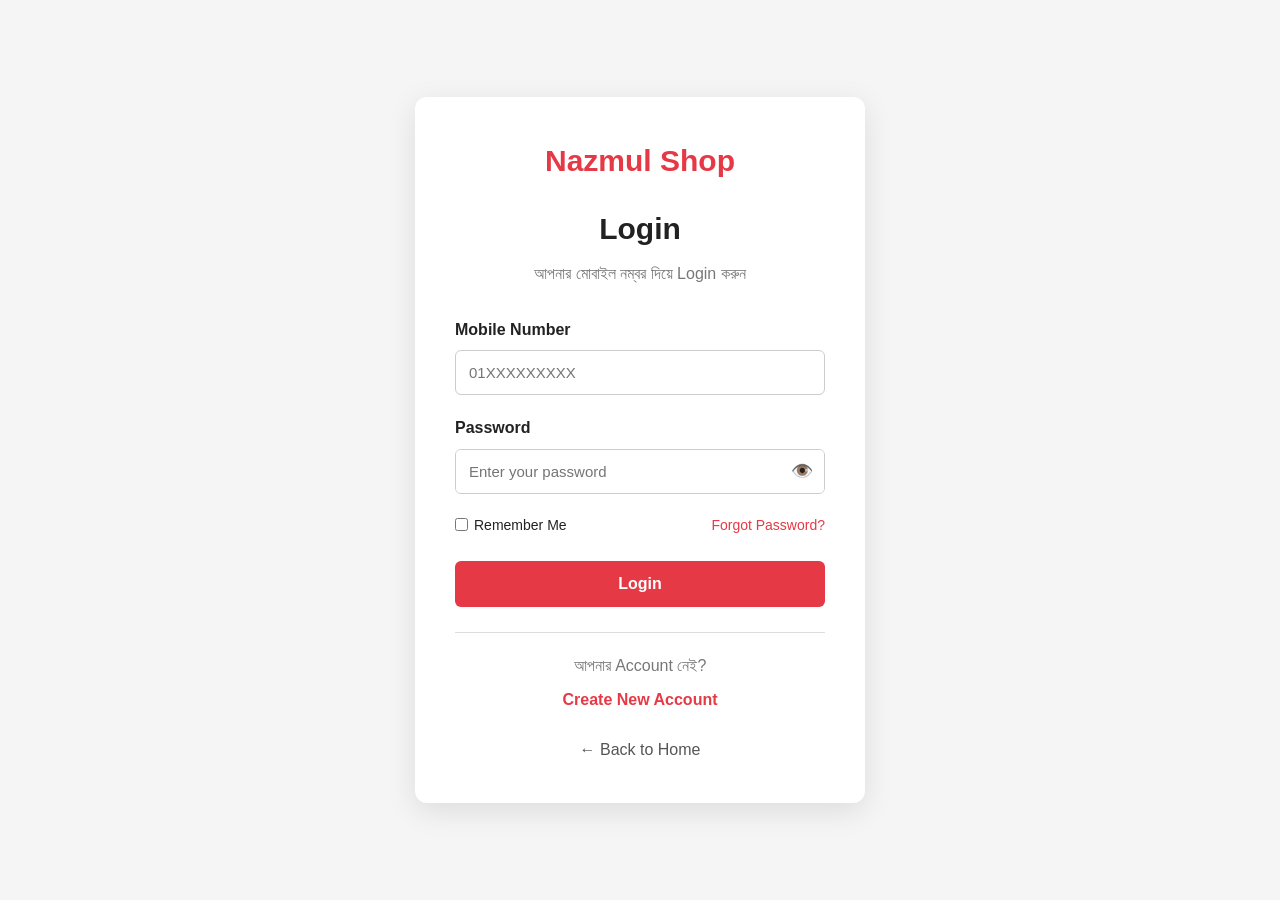
<file: account.html>
<!DOCTYPE html>
<html lang="bn">

<head>

    <meta charset="UTF-8">

    <meta name="viewport"
          content="width=device-width, initial-scale=1.0">

    <title>My Account - Nazmul Shop</title>

    <link rel="stylesheet" href="style.css">

</head>


<body>


    <!-- ================= HEADER ================= -->

    <header>

        <div class="main-header">

            <div class="logo">

                <a href="index.html">
                    Nazmul Shop
                </a>

            </div>


            <div class="header-actions">

                <a href="index.html"
                   class="header-item">

                    🏠 Home

                </a>


                <a href="cart.html"
                   class="header-item">

                    🛒 Cart

                    <span id="cartCount">
                        0
                    </span>

                </a>

            </div>

        </div>


        <nav class="navbar">

            <ul>

                <li>
                    <a href="index.html">
                        Home
                    </a>
                </li>

                <li>
                    <a href="index.html#products">
                        Products
                    </a>
                </li>

                <li>
                    <a href="cart.html">
                        Cart
                    </a>
                </li>

                <li>
                    <a href="account.html">
                        My Account
                    </a>
                </li>

            </ul>

        </nav>

    </header>



    <!-- ================= ACCOUNT PAGE ================= -->

    <main class="account-page">


        <div class="account-container">


            <h1>
                👤 My Account
            </h1>


            <p class="account-welcome">
                আপনার Account-এর তথ্য
            </p>



            <!-- ================= PROFILE ================= -->

            <section class="profile-card">

                <div class="profile-icon">
                    👤
                </div>


                <div class="profile-info">

                    <h2 id="accountName">
                        User Name
                    </h2>

                    <p id="accountMobile">
                        01XXXXXXXXX
                    </p>

                </div>

            </section>



            <!-- ================= ACCOUNT MENU ================= -->

            <section class="account-menu">


                <a href="#orders"
                   class="account-menu-item">

                    <span>
                        📦
                    </span>

                    <div>

                        <strong>
                            My Orders
                        </strong>

                        <p>
                            আপনার অর্ডারগুলো দেখুন
                        </p>

                    </div>

                </a>


                <a href="#profile"
                   class="account-menu-item">

                    <span>
                        👤
                    </span>

                    <div>

                        <strong>
                            Profile Information
                        </strong>

                        <p>
                            আপনার Account তথ্য
                        </p>

                    </div>

                </a>


            </section>



            <!-- ================= ORDERS ================= -->

            <section
                class="orders-section"
                id="orders">


                <h2>
                    📦 My Orders
                </h2>


                <div id="ordersList">

                    <p class="no-orders">
                        এখনো কোনো Order নেই।
                    </p>

                </div>


            </section>



            <!-- ================= LOGOUT ================= -->

            <button
                id="logoutBtn"
                class="logout-btn">

                🚪 Logout

            </button>



            <!-- BACK HOME -->

            <a
                href="index.html"
                class="back-home">

                ← Back to Home

            </a>


        </div>

    </main>



    <!-- ================= FOOTER ================= -->

    <footer>

        <div class="footer-container">


            <div class="footer-column">

                <h3>
                    Nazmul Shop
                </h3>

                <p>
                    Your trusted online shopping
                    destination.
                </p>

            </div>


            <div class="footer-column">

                <h3>
                    Quick Links
                </h3>

                <a href="index.html">
                    Home
                </a>

                <a href="cart.html">
                    Cart
                </a>

                <a href="login.html">
                    Login
                </a>

            </div>


            <div class="footer-column">

                <h3>
                    Customer Service
                </h3>

                <a href="#">
                    Help Center
                </a>

                <a href="#">
                    Return Policy
                </a>

            </div>


            <div class="footer-column">

                <h3>
                    Contact Us
                </h3>

                <p>
                    📞 01XXXXXXXXX
                </p>

                <p>
                    📍 Bangladesh
                </p>

            </div>

        </div>


        <div class="copyright">

            <p>
                © 2026 Nazmul Shop.
                All Rights Reserved.
            </p>

        </div>

    </footer>



    <!-- Account JavaScript -->

    <script src="account.js"></script>

</body>

</html>
</file>
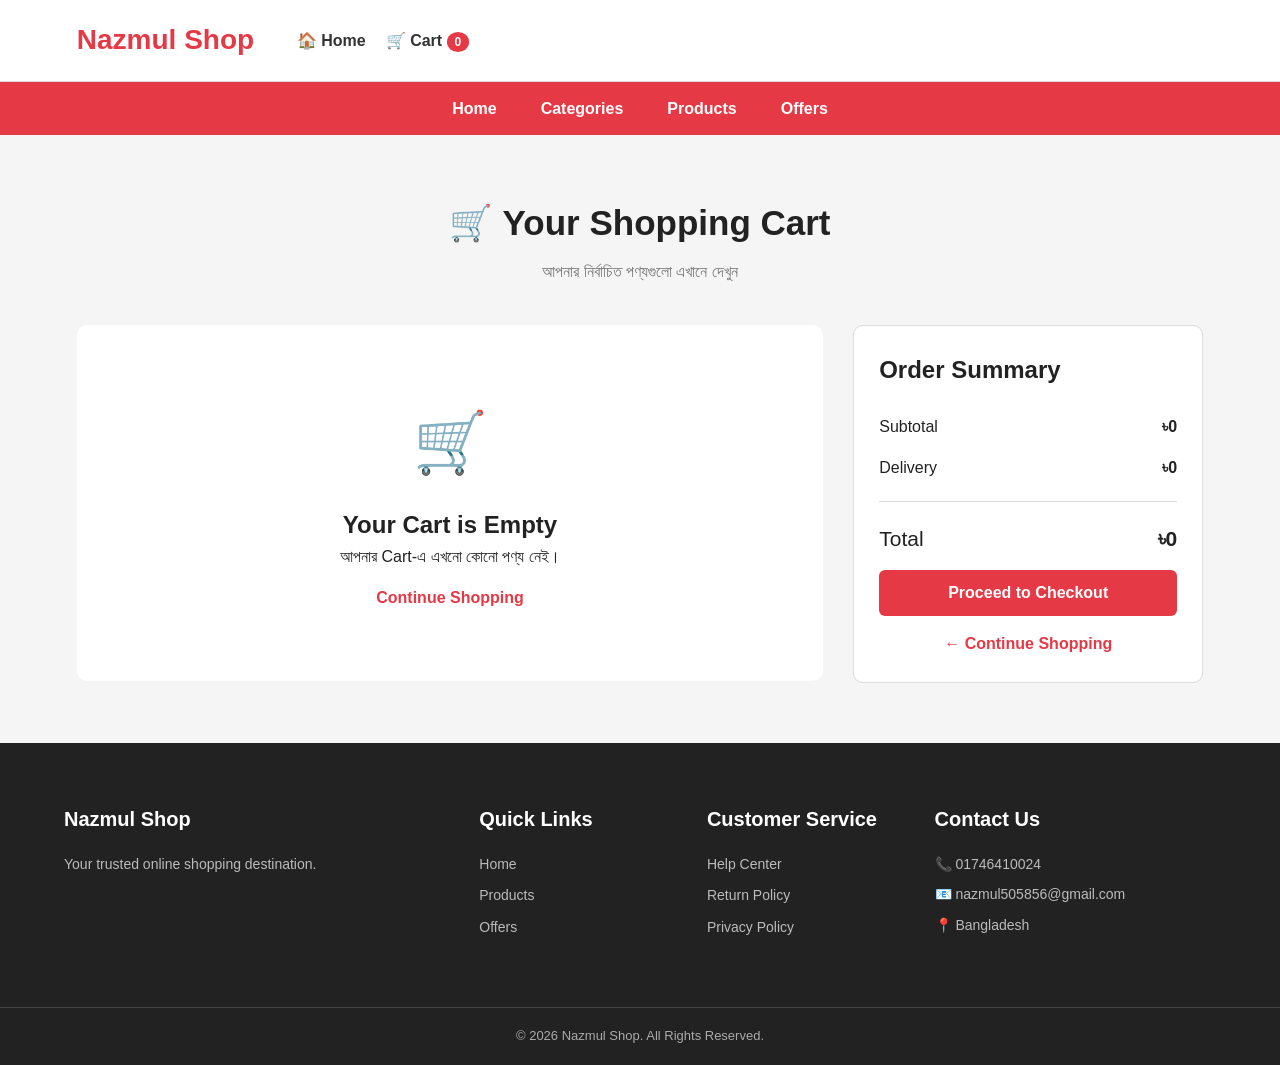
<file: cart.html>
<!DOCTYPE html>
<html lang="bn">

<head>

    <meta charset="UTF-8">

    <meta name="viewport"
          content="width=device-width, initial-scale=1.0">

    <title>Shopping Cart - Nazmul Shop</title>

    <link rel="stylesheet" href="style.css">

</head>


<body>


    <!-- ================= HEADER ================= -->

    <header>

        <div class="main-header">

            <div class="logo">

                <a href="index.html">
                    Nazmul Shop
                </a>

            </div>


            <div class="header-actions">

                <a href="index.html"
                   class="header-item">

                    🏠 Home

                </a>

                <a href="cart.html"
                   class="header-item">

                    🛒 Cart

                    <span id="cartCount">
                        0
                    </span>

                </a>

            </div>

        </div>


        <nav class="navbar">

            <ul>

                <li>
                    <a href="index.html">
                        Home
                    </a>
                </li>

                <li>
                    <a href="index.html#categories">
                        Categories
                    </a>
                </li>

                <li>
                    <a href="index.html#products">
                        Products
                    </a>
                </li>

                <li>
                    <a href="index.html#offers">
                        Offers
                    </a>
                </li>

            </ul>

        </nav>

    </header>



    <!-- ================= CART PAGE ================= -->

    <main class="cart-page">

        <div class="cart-title">

            <h1>
                🛒 Your Shopping Cart
            </h1>

            <p>
                আপনার নির্বাচিত পণ্যগুলো এখানে দেখুন
            </p>

        </div>


        <div class="cart-layout">


            <!-- ================= CART ITEMS ================= -->

            <div class="cart-items-section">

                <div id="cartItems">

                    <!-- JavaScript এখানে products দেখাবে -->

                </div>


                <!-- Empty Cart -->

                <div id="emptyCart"
                     class="empty-cart">

                    <div class="empty-cart-icon">
                        🛒
                    </div>

                    <h2>
                        Your Cart is Empty
                    </h2>

                    <p>
                        আপনার Cart-এ এখনো কোনো পণ্য নেই।
                    </p>

                    <a href="index.html"
                       class="continue-shopping">

                        Continue Shopping

                    </a>

                </div>

            </div>



            <!-- ================= ORDER SUMMARY ================= -->

            <div class="cart-summary">

                <h2>
                    Order Summary
                </h2>


                <div class="summary-row">

                    <span>
                        Subtotal
                    </span>

                    <strong id="subtotal">
                        ৳0
                    </strong>

                </div>


                <div class="summary-row">

                    <span>
                        Delivery
                    </span>

                    <strong id="delivery">
                        ৳0
                    </strong>

                </div>


                <div class="summary-line"></div>


                <div class="summary-row total-row">

                    <span>
                        Total
                    </span>

                    <strong id="cartTotal">
                        ৳0
                    </strong>

                </div>


                <button
                    id="checkoutBtn"
                    class="checkout-btn">

                    Proceed to Checkout

                </button>


                <a href="index.html"
                   class="continue-shopping summary-shopping">

                    ← Continue Shopping

                </a>

            </div>

        </div>

    </main>



    <!-- ================= FOOTER ================= -->

    <footer>

        <div class="footer-container">


            <div class="footer-column">

                <h3>
                    Nazmul Shop
                </h3>

                <p>
                    Your trusted online shopping destination.
                </p>

            </div>


            <div class="footer-column">

                <h3>
                    Quick Links
                </h3>

                <a href="index.html">
                    Home
                </a>

                <a href="index.html#products">
                    Products
                </a>

                <a href="index.html#offers">
                    Offers
                </a>

            </div>


            <div class="footer-column">

                <h3>
                    Customer Service
                </h3>

                <a href="#">
                    Help Center
                </a>

                <a href="#">
                    Return Policy
                </a>

                <a href="#">
                    Privacy Policy
                </a>

            </div>


            <div class="footer-column">

                <h3>
                    Contact Us
                </h3>

                <p>
                    📞 01746410024
                </p>

                <p>
                    📧 nazmul505856@gmail.com
                </p>

                <p>
                    📍 Bangladesh
                </p>

            </div>

        </div>


        <div class="copyright">

            <p>
                © 2026 Nazmul Shop.
                All Rights Reserved.
            </p>

        </div>

    </footer>



    <!-- JavaScript -->

    <script src="cart.js"></script>

</body>

</html>
</file>
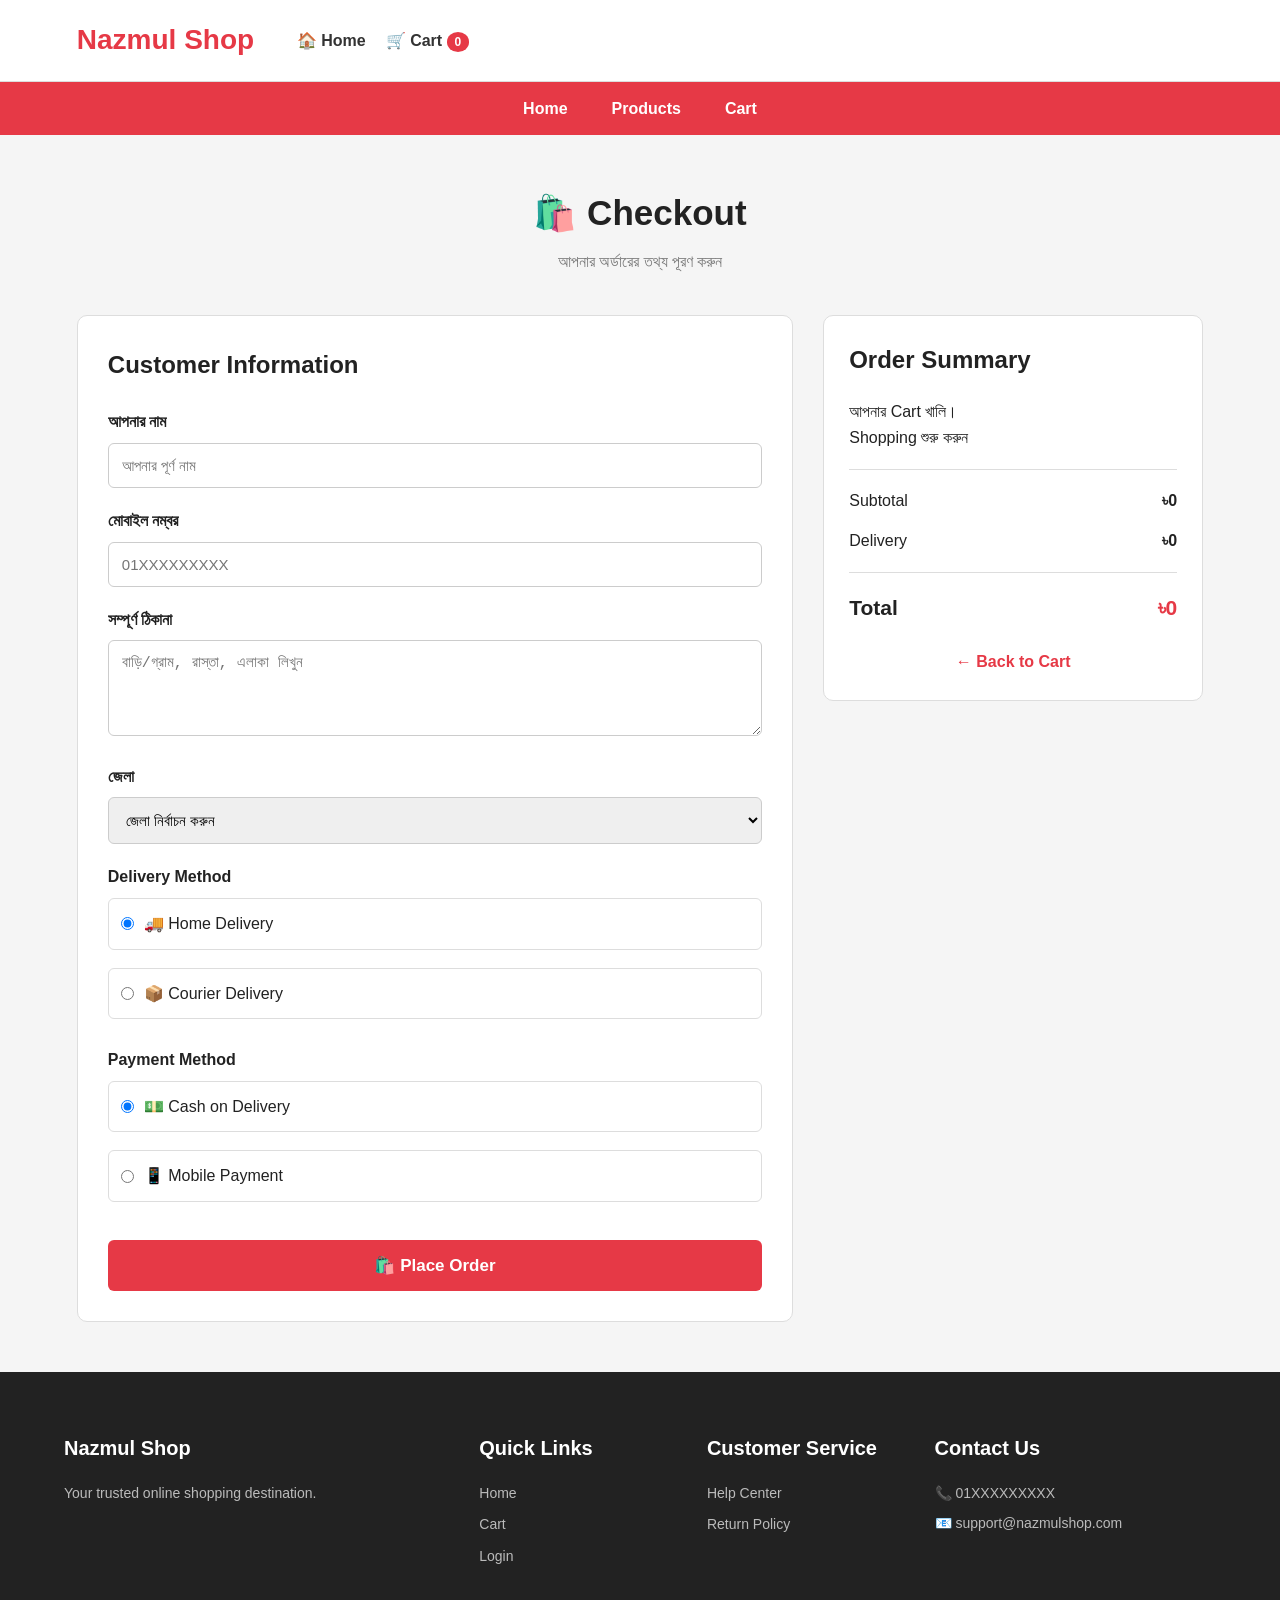
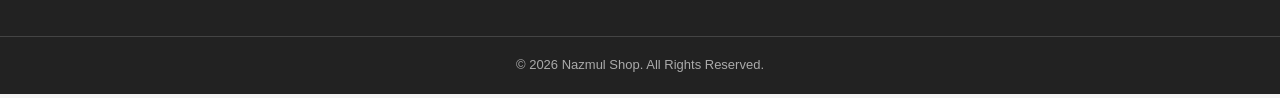
<file: checkout.html>
<!DOCTYPE html>
<html lang="bn">

<head>

    <meta charset="UTF-8">

    <meta name="viewport"
          content="width=device-width, initial-scale=1.0">

    <title>Checkout - Nazmul Shop</title>

    <link rel="stylesheet" href="style.css">

</head>


<body>


    <!-- ================= HEADER ================= -->

    <header>

        <div class="main-header">

            <div class="logo">

                <a href="index.html">
                    Nazmul Shop
                </a>

            </div>


            <div class="header-actions">

                <a href="index.html"
                   class="header-item">

                    🏠 Home

                </a>


                <a href="cart.html"
                   class="header-item">

                    🛒 Cart

                    <span id="cartCount">
                        0
                    </span>

                </a>

            </div>

        </div>


        <nav class="navbar">

            <ul>

                <li>
                    <a href="index.html">
                        Home
                    </a>
                </li>

                <li>
                    <a href="index.html#products">
                        Products
                    </a>
                </li>

                <li>
                    <a href="cart.html">
                        Cart
                    </a>
                </li>

            </ul>

        </nav>

    </header>



    <!-- ================= CHECKOUT ================= -->

    <main class="checkout-page">


        <div class="checkout-title">

            <h1>
                🛍️ Checkout
            </h1>

            <p>
                আপনার অর্ডারের তথ্য পূরণ করুন
            </p>

        </div>



        <div class="checkout-layout">


            <!-- ================= CUSTOMER FORM ================= -->

            <div class="checkout-form-box">

                <h2>
                    Customer Information
                </h2>


                <form id="checkoutForm">


                    <!-- Name -->

                    <div class="checkout-group">

                        <label for="customerName">
                            আপনার নাম
                        </label>

                        <input
                            type="text"
                            id="customerName"
                            placeholder="আপনার পূর্ণ নাম"
                            required
                        >

                    </div>



                    <!-- Mobile -->

                    <div class="checkout-group">

                        <label for="customerMobile">
                            মোবাইল নম্বর
                        </label>

                        <input
                            type="tel"
                            id="customerMobile"
                            placeholder="01XXXXXXXXX"
                            maxlength="11"
                            inputmode="numeric"
                            required
                        >

                    </div>



                    <!-- Address -->

                    <div class="checkout-group">

                        <label for="customerAddress">
                            সম্পূর্ণ ঠিকানা
                        </label>

                        <textarea
                            id="customerAddress"
                            rows="4"
                            placeholder="বাড়ি/গ্রাম, রাস্তা, এলাকা লিখুন"
                            required
                        ></textarea>

                    </div>



                    <!-- District -->

                    <div class="checkout-group">

                        <label for="customerDistrict">
                            জেলা
                        </label>

                        <select
                            id="customerDistrict"
                            required>

                            <option value="">
                                জেলা নির্বাচন করুন
                            </option>

                            <option>
                                ঢাকা
                            </option>

                            <option>
                                চট্টগ্রাম
                            </option>

                            <option>
                                খুলনা
                            </option>

                            <option>
                                রাজশাহী
                            </option>

                            <option>
                                বরিশাল
                            </option>

                            <option>
                                সিলেট
                            </option>

                            <option>
                                রংপুর
                            </option>

                            <option>
                                ময়মনসিংহ
                            </option>

                            <option>
                                যশোর
                            </option>

                            <option>
                                ঝিনাইদহ
                            </option>

                            <option>
                                কুষ্টিয়া
                            </option>

                            <option>
                                অন্যান্য
                            </option>

                        </select>

                    </div>



                    <!-- Delivery Method -->

                    <div class="checkout-group">

                        <label>
                            Delivery Method
                        </label>


                        <div class="delivery-options">


                            <label class="delivery-option">

                                <input
                                    type="radio"
                                    name="deliveryMethod"
                                    value="home"
                                    checked
                                >

                                <span>
                                    🚚 Home Delivery
                                </span>

                            </label>


                            <label class="delivery-option">

                                <input
                                    type="radio"
                                    name="deliveryMethod"
                                    value="courier"
                                >

                                <span>
                                    📦 Courier Delivery
                                </span>

                            </label>


                        </div>

                    </div>



                    <!-- Payment -->

                    <div class="checkout-group">

                        <label>
                            Payment Method
                        </label>


                        <div class="payment-options">


                            <label class="payment-option">

                                <input
                                    type="radio"
                                    name="paymentMethod"
                                    value="cod"
                                    checked
                                >

                                <span>
                                    💵 Cash on Delivery
                                </span>

                            </label>


                            <label class="payment-option">

                                <input
                                    type="radio"
                                    name="paymentMethod"
                                    value="mobile"
                                >

                                <span>
                                    📱 Mobile Payment
                                </span>

                            </label>


                        </div>

                    </div>



                    <!-- Place Order -->

                    <button
                        type="submit"
                        class="place-order-btn">

                        🛍️ Place Order

                    </button>


                </form>

            </div>



            <!-- ================= ORDER SUMMARY ================= -->

            <div class="checkout-summary">

                <h2>
                    Order Summary
                </h2>


                <div id="checkoutItems">

                    <!-- Products will appear here -->

                </div>


                <div class="checkout-summary-line"></div>


                <div class="checkout-row">

                    <span>
                        Subtotal
                    </span>

                    <strong id="checkoutSubtotal">
                        ৳0
                    </strong>

                </div>


                <div class="checkout-row">

                    <span>
                        Delivery
                    </span>

                    <strong id="checkoutDelivery">
                        ৳0
                    </strong>

                </div>


                <div class="checkout-summary-line"></div>


                <div class="checkout-row checkout-total">

                    <span>
                        Total
                    </span>

                    <strong id="checkoutTotal">
                        ৳0
                    </strong>

                </div>


                <a
                    href="cart.html"
                    class="back-cart">

                    ← Back to Cart

                </a>

            </div>

        </div>

    </main>



    <!-- ================= FOOTER ================= -->

    <footer>

        <div class="footer-container">


            <div class="footer-column">

                <h3>
                    Nazmul Shop
                </h3>

                <p>
                    Your trusted online shopping
                    destination.
                </p>

            </div>


            <div class="footer-column">

                <h3>
                    Quick Links
                </h3>

                <a href="index.html">
                    Home
                </a>

                <a href="cart.html">
                    Cart
                </a>

                <a href="login.html">
                    Login
                </a>

            </div>


            <div class="footer-column">

                <h3>
                    Customer Service
                </h3>

                <a href="#">
                    Help Center
                </a>

                <a href="#">
                    Return Policy
                </a>

            </div>


            <div class="footer-column">

                <h3>
                    Contact Us
                </h3>

                <p>
                    📞 01XXXXXXXXX
                </p>

                <p>
                    📧 support@nazmulshop.com
                </p>

            </div>

        </div>


        <div class="copyright">

            <p>
                © 2026 Nazmul Shop.
                All Rights Reserved.
            </p>

        </div>

    </footer>



    <!-- Checkout JavaScript -->

    <script src="checkout.js"></script>

</body>

</html>
</file>
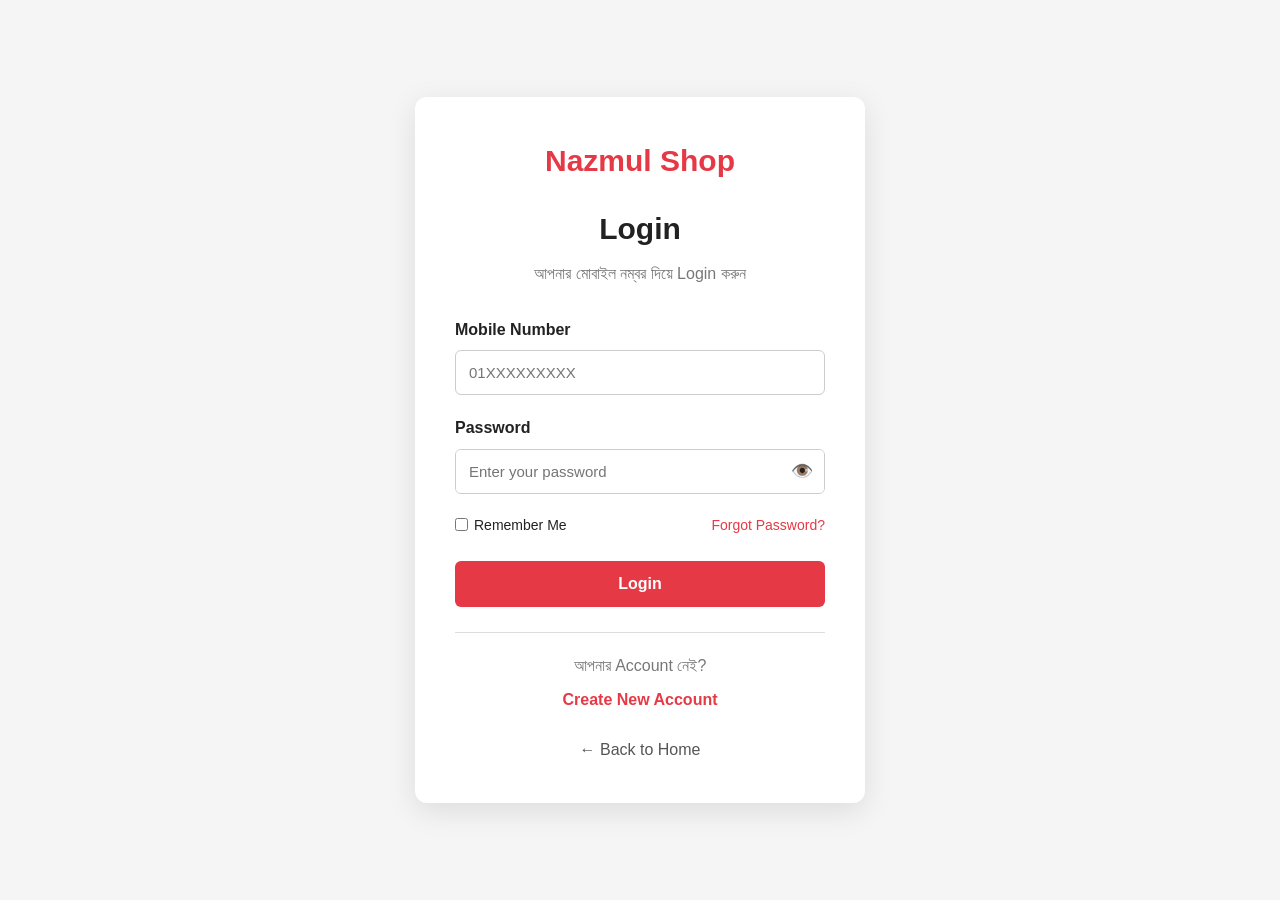
<file: login.html>
<!DOCTYPE html>
<html lang="bn">

<head>

    <meta charset="UTF-8">

    <meta name="viewport"
          content="width=device-width, initial-scale=1.0">

    <title>Login - Nazmul Shop</title>

    <link rel="stylesheet" href="style.css">

</head>


<body>


    <!-- ================= LOGIN PAGE ================= -->

    <main class="login-page">

        <div class="login-container">


            <!-- Logo -->

            <div class="login-logo">

                <a href="index.html">
                    Nazmul Shop
                </a>

            </div>


            <h1>
                Login
            </h1>

            <p class="login-subtitle">
                আপনার মোবাইল নম্বর দিয়ে Login করুন
            </p>



            <!-- Login Form -->

            <form id="loginForm">


                <!-- Mobile Number -->

                <div class="form-group">

                    <label for="loginMobile">
                        Mobile Number
                    </label>

                    <input
                        type="tel"
                        id="loginMobile"
                        placeholder="01XXXXXXXXX"
                        maxlength="11"
                        inputmode="numeric"
                        required
                    >

                </div>



                <!-- Password -->

                <div class="form-group">

                    <label for="loginPassword">
                        Password
                    </label>

                    <div class="password-box">

                        <input
                            type="password"
                            id="loginPassword"
                            placeholder="Enter your password"
                            required
                        >

                        <button
                            type="button"
                            id="showPassword">

                            👁️

                        </button>

                    </div>

                </div>



                <!-- Remember Me -->

                <div class="remember-row">

                    <label>

                        <input
                            type="checkbox"
                            id="rememberMe"
                        >

                        Remember Me

                    </label>


                    <a href="#">
                        Forgot Password?
                    </a>

                </div>



                <!-- Login Button -->

                <button
                    type="submit"
                    class="login-btn">

                    Login

                </button>


            </form>



            <!-- Registration -->

            <div class="register-section">

                <p>
                    আপনার Account নেই?
                </p>

                <a href="register.html">
                    Create New Account
                </a>

            </div>



            <!-- Back Home -->

            <a
                href="index.html"
                class="back-home">

                ← Back to Home

            </a>

        </div>

    </main>


    <!-- JavaScript -->

    <script src="login.js"></script>

</body>

</html>
</file>
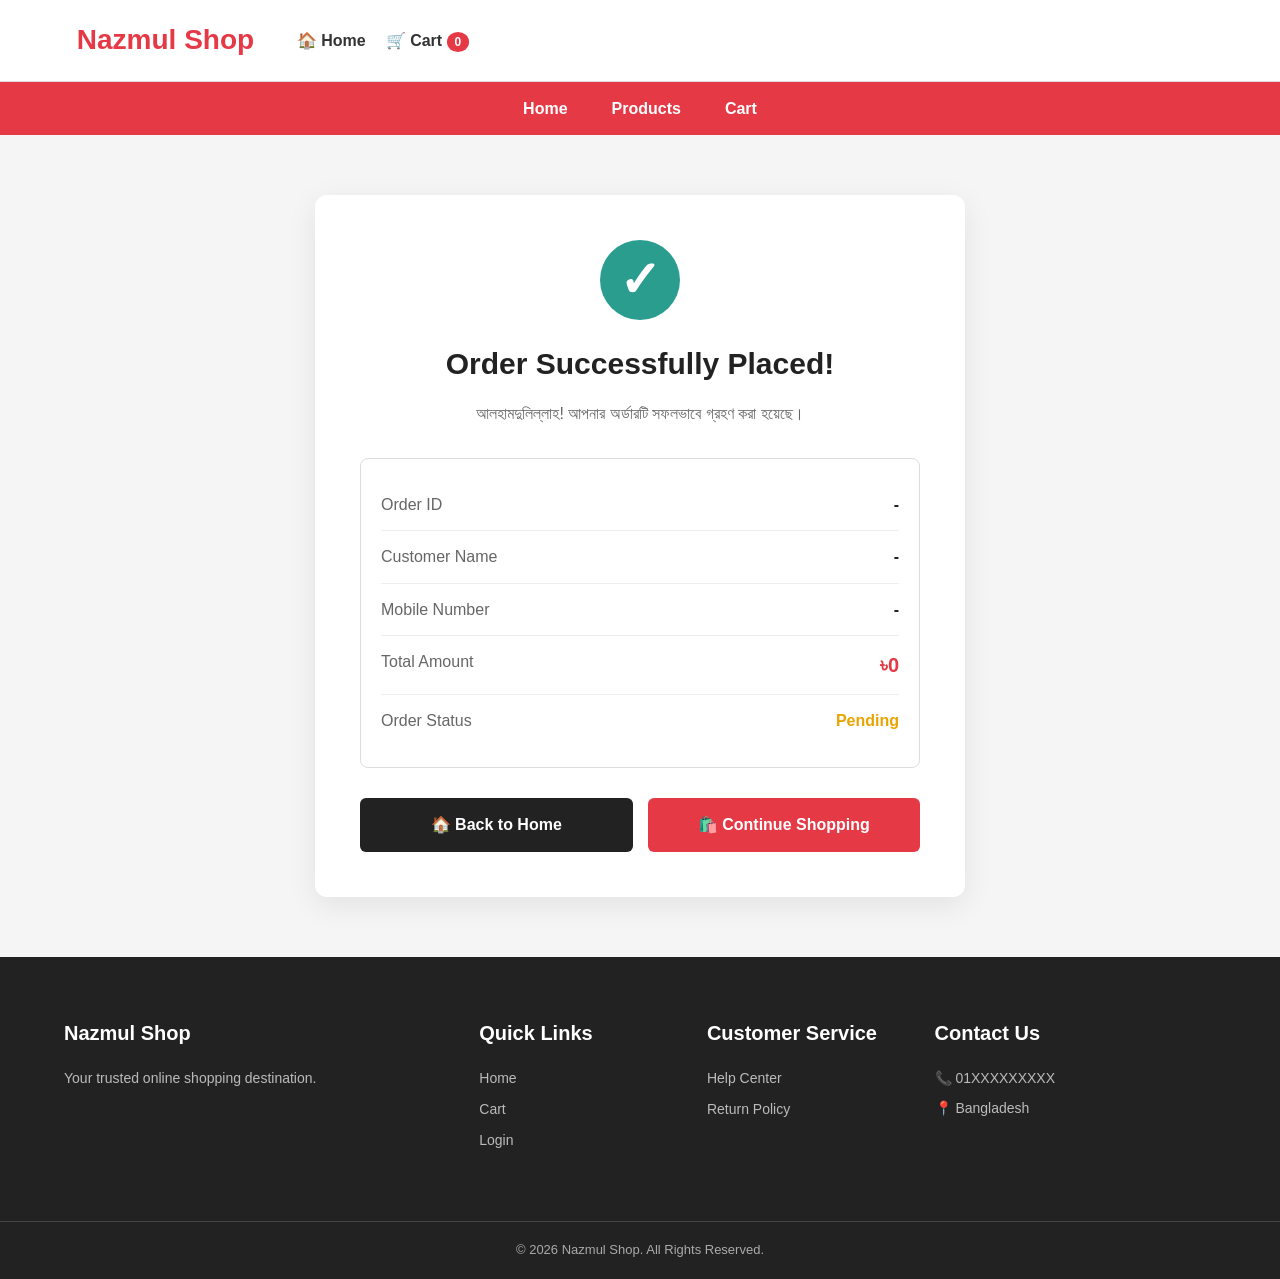
<file: order-success.html>
<!DOCTYPE html>
<html lang="bn">

<head>

    <meta charset="UTF-8">

    <meta name="viewport"
          content="width=device-width, initial-scale=1.0">

    <title>Order Successful - Nazmul Shop</title>

    <link rel="stylesheet" href="style.css">

</head>


<body>


    <!-- ================= HEADER ================= -->

    <header>

        <div class="main-header">

            <div class="logo">

                <a href="index.html">
                    Nazmul Shop
                </a>

            </div>


            <div class="header-actions">

                <a href="index.html"
                   class="header-item">

                    🏠 Home

                </a>


                <a href="cart.html"
                   class="header-item">

                    🛒 Cart

                    <span id="cartCount">
                        0
                    </span>

                </a>

            </div>

        </div>


        <nav class="navbar">

            <ul>

                <li>
                    <a href="index.html">
                        Home
                    </a>
                </li>

                <li>
                    <a href="index.html#products">
                        Products
                    </a>
                </li>

                <li>
                    <a href="cart.html">
                        Cart
                    </a>
                </li>

            </ul>

        </nav>

    </header>



    <!-- ================= SUCCESS PAGE ================= -->

    <main class="success-page">


        <div class="success-container">


            <!-- Success Icon -->

            <div class="success-icon">
                ✓
            </div>


            <h1>
                Order Successfully Placed!
            </h1>


            <p class="success-message">

                আলহামদুলিল্লাহ! আপনার অর্ডারটি
                সফলভাবে গ্রহণ করা হয়েছে।

            </p>



            <!-- Order Information -->

            <div class="order-information">


                <div class="order-info-row">

                    <span>
                        Order ID
                    </span>

                    <strong id="successOrderId">
                        -
                    </strong>

                </div>


                <div class="order-info-row">

                    <span>
                        Customer Name
                    </span>

                    <strong id="successCustomerName">
                        -
                    </strong>

                </div>


                <div class="order-info-row">

                    <span>
                        Mobile Number
                    </span>

                    <strong id="successMobile">
                        -
                    </strong>

                </div>


                <div class="order-info-row">

                    <span>
                        Total Amount
                    </span>

                    <strong
                        id="successTotal"
                        class="success-total">

                        ৳0

                    </strong>

                </div>


                <div class="order-info-row">

                    <span>
                        Order Status
                    </span>

                    <strong
                        id="successStatus"
                        class="order-status">

                        Pending

                    </strong>

                </div>

            </div>



            <!-- Buttons -->

            <div class="success-buttons">

                <a
                    href="index.html"
                    class="success-home-btn">

                    🏠 Back to Home

                </a>


                <a
                    href="index.html#products"
                    class="success-shop-btn">

                    🛍️ Continue Shopping

                </a>

            </div>


        </div>

    </main>



    <!-- ================= FOOTER ================= -->

    <footer>

        <div class="footer-container">


            <div class="footer-column">

                <h3>
                    Nazmul Shop
                </h3>

                <p>
                    Your trusted online shopping
                    destination.
                </p>

            </div>


            <div class="footer-column">

                <h3>
                    Quick Links
                </h3>

                <a href="index.html">
                    Home
                </a>

                <a href="cart.html">
                    Cart
                </a>

                <a href="login.html">
                    Login
                </a>

            </div>


            <div class="footer-column">

                <h3>
                    Customer Service
                </h3>

                <a href="#">
                    Help Center
                </a>

                <a href="#">
                    Return Policy
                </a>

            </div>


            <div class="footer-column">

                <h3>
                    Contact Us
                </h3>

                <p>
                    📞 01XXXXXXXXX
                </p>

                <p>
                    📍 Bangladesh
                </p>

            </div>

        </div>


        <div class="copyright">

            <p>
                © 2026 Nazmul Shop.
                All Rights Reserved.
            </p>

        </div>

    </footer>



    <!-- JavaScript -->

    <script src="order-success.js"></script>

</body>

</html>
</file>
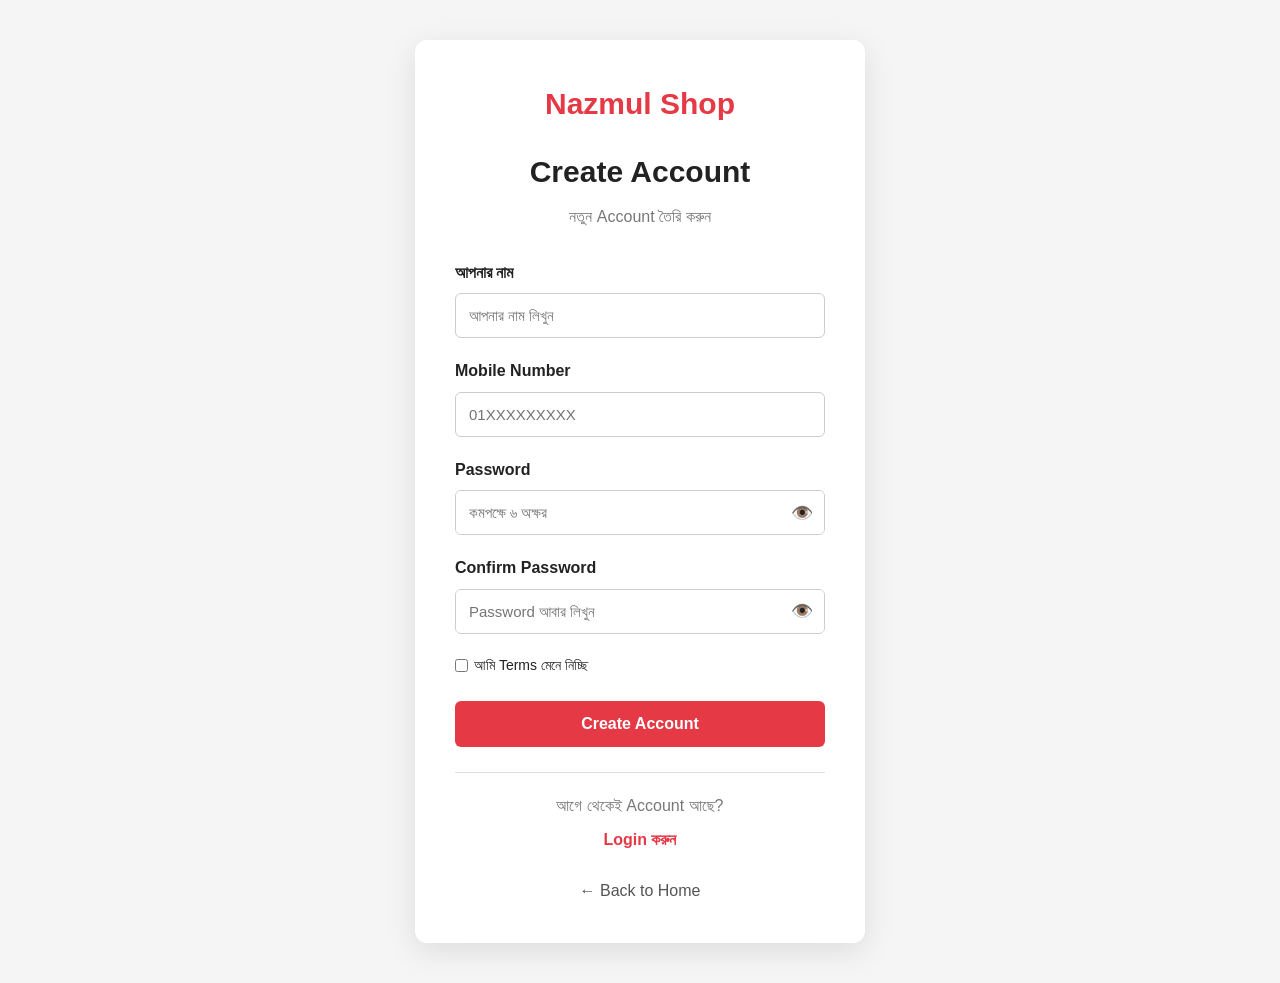
<file: register.html>
<!DOCTYPE html>
<html lang="bn">

<head>

    <meta charset="UTF-8">

    <meta name="viewport"
          content="width=device-width, initial-scale=1.0">

    <title>Create Account - Nazmul Shop</title>

    <link rel="stylesheet" href="style.css">

</head>


<body>


    <!-- ================= REGISTER PAGE ================= -->

    <main class="login-page">

        <div class="login-container">


            <!-- Logo -->

            <div class="login-logo">

                <a href="index.html">
                    Nazmul Shop
                </a>

            </div>


            <h1>
                Create Account
            </h1>


            <p class="login-subtitle">
                নতুন Account তৈরি করুন
            </p>



            <!-- Registration Form -->

            <form id="registerForm">


                <!-- Name -->

                <div class="form-group">

                    <label for="registerName">
                        আপনার নাম
                    </label>

                    <input
                        type="text"
                        id="registerName"
                        placeholder="আপনার নাম লিখুন"
                        required
                    >

                </div>



                <!-- Mobile -->

                <div class="form-group">

                    <label for="registerMobile">
                        Mobile Number
                    </label>

                    <input
                        type="tel"
                        id="registerMobile"
                        placeholder="01XXXXXXXXX"
                        maxlength="11"
                        inputmode="numeric"
                        required
                    >

                </div>



                <!-- Password -->

                <div class="form-group">

                    <label for="registerPassword">
                        Password
                    </label>

                    <div class="password-box">

                        <input
                            type="password"
                            id="registerPassword"
                            placeholder="কমপক্ষে ৬ অক্ষর"
                            required
                        >

                        <button
                            type="button"
                            id="showRegisterPassword">

                            👁️

                        </button>

                    </div>

                </div>



                <!-- Confirm Password -->

                <div class="form-group">

                    <label for="confirmPassword">
                        Confirm Password
                    </label>

                    <div class="password-box">

                        <input
                            type="password"
                            id="confirmPassword"
                            placeholder="Password আবার লিখুন"
                            required
                        >

                        <button
                            type="button"
                            id="showConfirmPassword">

                            👁️

                        </button>

                    </div>

                </div>



                <!-- Terms -->

                <div class="remember-row">

                    <label>

                        <input
                            type="checkbox"
                            id="agreeTerms"
                            required
                        >

                        আমি Terms মেনে নিচ্ছি

                    </label>

                </div>



                <!-- Register Button -->

                <button
                    type="submit"
                    class="login-btn">

                    Create Account

                </button>


            </form>



            <!-- Login -->

            <div class="register-section">

                <p>
                    আগে থেকেই Account আছে?
                </p>

                <a href="login.html">
                    Login করুন
                </a>

            </div>



            <!-- Home -->

            <a
                href="index.html"
                class="back-home">

                ← Back to Home

            </a>

        </div>

    </main>



    <!-- JavaScript -->

    <script src="register.js"></script>

</body>

</html>
</file>
<file: style.css>
/* =========================
   RESET
========================= */

* {
    margin: 0;
    padding: 0;
    box-sizing: border-box;
}

html {
    scroll-behavior: smooth;
}

body {
    font-family: Arial, Helvetica, sans-serif;
    background: #f5f5f5;
    color: #222;
    line-height: 1.6;
}

a {
    text-decoration: none;
    color: inherit;
}

img {
    width: 100%;
    display: block;
}

button,
input {
    font-family: inherit;
}


/* =========================
   TOP BAR
========================= */

.top-bar {
    background: #222;
    color: white;
    min-height: 40px;
    padding: 8px 5%;
    display: flex;
    justify-content: space-between;
    align-items: center;
    font-size: 14px;
}

.top-links {
    display: flex;
    gap: 20px;
}

.top-links a:hover {
    text-decoration: underline;
}


/* =========================
   MAIN HEADER
========================= */

.main-header {
    background: white;
    padding: 18px 5%;
    display: flex;
    align-items: center;
    gap: 30px;
    border-bottom: 1px solid #ddd;
}

.logo {
    min-width: 190px;
}

.logo a {
    font-size: 28px;
    font-weight: bold;
    color: #e63946;
}


/* =========================
   SEARCH
========================= */

.search-box {
    flex: 1;
    display: flex;
    max-width: 700px;
}

.search-box input {
    width: 100%;
    padding: 13px 16px;
    border: 2px solid #e63946;
    border-right: none;
    outline: none;
    font-size: 15px;
    border-radius: 6px 0 0 6px;
}

.search-box button {
    padding: 0 25px;
    border: none;
    background: #e63946;
    color: white;
    cursor: pointer;
    font-size: 15px;
    border-radius: 0 6px 6px 0;
}

.search-box button:hover {
    background: #c92f3c;
}


/* =========================
   HEADER ACTIONS
========================= */

.header-actions {
    display: flex;
    gap: 20px;
    align-items: center;
}

.header-item {
    font-weight: bold;
    color: #333;
}

.header-item:hover {
    color: #e63946;
}

#cartCount {
    background: #e63946;
    color: white;
    border-radius: 50%;
    padding: 3px 8px;
    font-size: 12px;
}


/* =========================
   NAVBAR
========================= */

.navbar {
    background: #e63946;
    color: white;
}

.navbar ul {
    list-style: none;
    display: flex;
    justify-content: center;
    flex-wrap: wrap;
}

.navbar li a {
    display: block;
    padding: 14px 22px;
    font-weight: bold;
}

.navbar li a:hover {
    background: #c92f3c;
}


/* =========================
   HERO
========================= */

.hero {
    min-height: 430px;
    background:
        linear-gradient(
            rgba(0, 0, 0, 0.55),
            rgba(0, 0, 0, 0.55)
        ),
        url("https://images.unsplash.com/photo-1556742049-0cfed4f6a45d?auto=format&fit=crop&w=1600&q=80");

    background-size: cover;
    background-position: center;

    display: flex;
    align-items: center;
    justify-content: center;

    text-align: center;
    color: white;
    padding: 40px 20px;
}

.hero-content {
    max-width: 750px;
}

.hero-small-text {
    font-size: 18px;
    margin-bottom: 10px;
}

.hero h1 {
    font-size: 52px;
    margin-bottom: 15px;
}

.hero p {
    font-size: 20px;
    margin-bottom: 25px;
}

.shop-now-btn {
    display: inline-block;
    background: #e63946;
    padding: 13px 30px;
    border-radius: 6px;
    font-weight: bold;
}

.shop-now-btn:hover {
    background: #c92f3c;
}


/* =========================
   SECTION TITLE
========================= */

.section-title {
    text-align: center;
    margin-bottom: 35px;
}

.section-title h2 {
    font-size: 32px;
    margin-bottom: 8px;
}

.section-title p {
    color: #777;
}


/* =========================
   CATEGORIES
========================= */

.categories-section {
    padding: 70px 5%;
    background: white;
}

.category-container {
    display: grid;
    grid-template-columns: repeat(6, 1fr);
    gap: 20px;
}

.category-card {
    background: #f8f8f8;
    border: 1px solid #ddd;
    border-radius: 10px;
    padding: 25px 15px;
    text-align: center;
    transition: 0.3s;
}

.category-card:hover {
    transform: translateY(-6px);
    box-shadow: 0 8px 20px rgba(0,0,0,0.12);
}

.category-icon {
    font-size: 45px;
    margin-bottom: 10px;
}

.category-card h3 {
    margin-bottom: 8px;
}

.category-card a {
    color: #e63946;
    font-size: 14px;
    font-weight: bold;
}


/* =========================
   OFFERS
========================= */

.offers-section {
    margin: 0;
    padding: 70px 5%;
    background:
        linear-gradient(
            rgba(0,0,0,0.55),
            rgba(0,0,0,0.55)
        ),
        url("https://images.unsplash.com/photo-1607082349566-187342175e2f?auto=format&fit=crop&w=1600&q=80");

    background-size: cover;
    background-position: center;

    color: white;
    text-align: center;
}

.offer-content p {
    font-size: 18px;
}

.offer-content h2 {
    font-size: 45px;
    margin: 10px 0;
}

.offer-content a {
    display: inline-block;
    margin-top: 20px;
    background: #e63946;
    padding: 12px 28px;
    border-radius: 6px;
    font-weight: bold;
}

.offer-content a:hover {
    background: #c92f3c;
}


/* =========================
   PRODUCTS
========================= */

.products-section {
    padding: 70px 5%;
}

.product-container {
    display: grid;
    grid-template-columns: repeat(4, 1fr);
    gap: 25px;
}

.product-card {
    background: white;
    border-radius: 10px;
    overflow: hidden;
    border: 1px solid #ddd;
    transition: 0.3s;
}

.product-card:hover {
    transform: translateY(-7px);
    box-shadow: 0 10px 25px rgba(0,0,0,0.12);
}

.product-image {
    height: 260px;
    background: #eee;
    overflow: hidden;
}

.product-image img {
    width: 100%;
    height: 100%;
    object-fit: cover;
    transition: 0.3s;
}

.product-card:hover .product-image img {
    transform: scale(1.05);
}

.product-info {
    padding: 20px;
}

.product-category {
    color: #e63946;
    font-size: 13px;
    font-weight: bold;
}

.product-info h3 {
    font-size: 19px;
    margin: 6px 0;
}

.product-description {
    color: #777;
    font-size: 14px;
    min-height: 45px;
}

.price {
    color: #e63946;
    font-size: 23px;
    font-weight: bold;
    margin: 12px 0;
}

.add-to-cart {
    width: 100%;
    padding: 12px;
    border: none;
    border-radius: 6px;
    background: #222;
    color: white;
    cursor: pointer;
    font-weight: bold;
}

.add-to-cart:hover {
    background: #e63946;
}


/* =========================
   FEATURES
========================= */

.features-section {
    background: white;
    padding: 70px 5%;
}

.features-container {
    display: grid;
    grid-template-columns: repeat(4, 1fr);
    gap: 25px;
}

.feature {
    text-align: center;
    padding: 25px;
}

.feature-icon {
    font-size: 45px;
    margin-bottom: 10px;
}

.feature h3 {
    margin-bottom: 8px;
}

.feature p {
    color: #777;
}


/* =========================
   NEWSLETTER
========================= */

.newsletter {
    background: #eee;
    padding: 70px 5%;
    text-align: center;
}

.newsletter-content {
    max-width: 700px;
    margin: auto;
}

.newsletter h2 {
    font-size: 30px;
    margin-bottom: 10px;
}

.newsletter p {
    color: #666;
    margin-bottom: 25px;
}

.newsletter form {
    display: flex;
    max-width: 600px;
    margin: auto;
}

.newsletter input {
    flex: 1;
    padding: 14px;
    border: 1px solid #ccc;
    outline: none;
    border-radius: 6px 0 0 6px;
}

.newsletter button {
    padding: 0 25px;
    border: none;
    background: #e63946;
    color: white;
    font-weight: bold;
    cursor: pointer;
    border-radius: 0 6px 6px 0;
}

.newsletter button:hover {
    background: #c92f3c;
}


/* =========================
   FOOTER
========================= */

footer {
    background: #222;
    color: white;
}

.footer-container {
    padding: 60px 5%;
    display: grid;
    grid-template-columns: 2fr 1fr 1fr 1.5fr;
    gap: 40px;
}

.footer-column h3 {
    margin-bottom: 18px;
    font-size: 20px;
}

.footer-column p {
    color: #bbb;
    font-size: 14px;
    margin-bottom: 8px;
}

.footer-column a {
    display: block;
    color: #bbb;
    margin-bottom: 9px;
    font-size: 14px;
}

.footer-column a:hover {
    color: white;
    padding-left: 5px;
}

.copyright {
    border-top: 2px}
   /* =========================
   CART PAGE
========================= */

.cart-page {
    padding: 60px 5%;
    min-height: 600px;
}

.cart-title {
    text-align: center;
    margin-bottom: 40px;
}

.cart-title h1 {
    font-size: 35px;
    margin-bottom: 8px;
}

.cart-title p {
    color: #777;
}

.cart-layout {
    display: grid;
    grid-template-columns: 1fr 350px;
    gap: 30px;
    align-items: start;
}

.cart-items-section {
    background: white;
    padding: 20px;
    border-radius: 10px;
}

.cart-item {
    display: flex;
    gap: 20px;
    padding: 20px 0;
    border-bottom: 1px solid #ddd;
}

.cart-item:last-child {
    border-bottom: none;
}

.cart-product-image {
    width: 130px;
    height: 130px;
    flex-shrink: 0;
}

.cart-product-image img {
    width: 100%;
    height: 100%;
    object-fit: cover;
    border-radius: 8px;
}

.cart-product-info {
    flex: 1;
}

.cart-product-info h3 {
    margin-bottom: 5px;
}

.cart-product-price {
    color: #e63946;
    font-size: 20px;
    font-weight: bold;
    margin-bottom: 12px;
}

.quantity-box {
    display: flex;
    align-items: center;
    gap: 15px;
    margin-bottom: 12px;
}

.quantity-box button {
    width: 32px;
    height: 32px;
    border: 1px solid #ccc;
    background: white;
    cursor: pointer;
    font-size: 20px;
    border-radius: 5px;
}

.quantity-box button:hover {
    background: #e63946;
    color: white;
}

.quantity-box span {
    font-weight: bold;
}

.remove-btn {
    border: none;
    background: transparent;
    color: #e63946;
    cursor: pointer;
    font-weight: bold;
}

.cart-summary {
    background: white;
    padding: 25px;
    border-radius: 10px;
    border: 1px solid #ddd;
    position: sticky;
    top: 20px;
}

.cart-summary h2 {
    margin-bottom: 25px;
}

.summary-row {
    display: flex;
    justify-content: space-between;
    margin-bottom: 15px;
}

.summary-line {
    border-top: 1px solid #ddd;
    margin: 20px 0;
}

.total-row {
    font-size: 21px;
}

.checkout-btn {
    width: 100%;
    padding: 14px;
    border: none;
    background: #e63946;
    color: white;
    font-size: 16px;
    font-weight: bold;
    border-radius: 6px;
    cursor: pointer;
}

.checkout-btn:hover {
    background: #c92f3c;
}

.continue-shopping {
    display: inline-block;
    margin-top: 15px;
    color: #e63946;
    font-weight: bold;
}

.summary-shopping {
    width: 100%;
    text-align: center;
}

.empty-cart {
    text-align: center;
    padding: 50px 20px;
}

.empty-cart-icon {
    font-size: 60px;
    margin-bottom: 15px;
}


/* =========================
   CART MOBILE
========================= */

@media (max-width: 700px) {

    .cart-page {
        padding: 40px 4%;
    }

    .cart-title h1 {
        font-size: 28px;
    }

    .cart-layout {
        grid-template-columns: 1fr;
    }

    .cart-item {
        gap: 12px;
    }

    .cart-product-image {
        width: 90px;
        height: 90px;
    }

    .cart-product-info h3 {
        font-size: 16px;
    }

    .cart-product-price {
        font-size: 17px;
    }

    .cart-summary {
        position: static;
    }

} 
/* ==========================================
   PRODUCT DETAILS PAGE
========================================== */

.product-details-page {
    padding: 50px 5%;
    background: #f5f5f5;
    min-height: 650px;
}


/* Breadcrumb */

.breadcrumb {
    display: flex;
    gap: 10px;
    margin-bottom: 30px;
    color: #777;
    font-size: 14px;
}

.breadcrumb a {
    color: #e63946;
}


/* Main Container */

.product-details-container {
    background: white;
    padding: 35px;
    border-radius: 12px;

    display: grid;
    grid-template-columns: 1fr 1fr;

    gap: 50px;

    max-width: 1100px;
    margin: auto;
}


/* Product Image */

.product-details-image {
    width: 100%;
    max-height: 550px;
    overflow: hidden;
    border-radius: 10px;
    background: #eee;
}

.product-details-image img {
    width: 100%;
    height: 100%;
    object-fit: cover;
}


/* Product Information */

.product-details-info {
    padding: 10px 0;
}

.product-details-info h1 {
    font-size: 38px;
    margin: 10px 0;
}


/* Rating */

.product-rating {
    margin: 15px 0;
    font-size: 18px;
}

.product-rating span {
    color: #777;
    font-size: 14px;
}


/* Price */

.details-price {
    color: #e63946;
    font-size: 32px;
    font-weight: bold;
    margin: 20px 0;
}


/* Description */

.details-description {
    color: #666;
    font-size: 16px;
    line-height: 1.8;
    margin-bottom: 25px;
}


/* Quantity */

.details-quantity {
    display: flex;
    align-items: center;
    gap: 20px;
    margin-bottom: 25px;
}

.details-quantity label {
    font-weight: bold;
}

.quantity-control {
    display: flex;
    align-items: center;
    gap: 15px;
}

.quantity-control button {
    width: 38px;
    height: 38px;

    border: 1px solid #ccc;
    background: white;

    font-size: 22px;
    cursor: pointer;

    border-radius: 5px;
}

.quantity-control button:hover {
    background: #e63946;
    color: white;
}

.quantity-control span {
    min-width: 25px;
    text-align: center;
    font-weight: bold;
}


/* Buttons */

.details-buttons {
    display: flex;
    gap: 15px;
    margin-bottom: 30px;
}

.details-cart-btn,
.buy-now-btn {
    flex: 1;
    padding: 14px;

    border: none;
    border-radius: 6px;

    font-size: 16px;
    font-weight: bold;

    cursor: pointer;
}

.details-cart-btn {
    background: #222;
    color: white;
}

.details-cart-btn:hover {
    background: #444;
}

.buy-now-btn {
    background: #e63946;
    color: white;
}

.buy-now-btn:hover {
    background: #c92f3c;
}


/* Extra Information */

.product-extra-info {
    border-top: 1px solid #ddd;
    padding-top: 20px;
}

.product-extra-info div {
    margin-bottom: 12px;
}


/* ==========================================
   MOBILE
========================================== */

@media (max-width: 700px) {

    .product-details-page {
        padding: 30px 4%;
    }

    .product-details-container {
        grid-template-columns: 1fr;
        padding: 20px;
        gap: 25px;
    }

    .product-details-info h1 {
        font-size: 28px;
    }

    .details-price {
        font-size: 27px;
    }

    .details-buttons {
        flex-direction: column;
    }

    .product-details-image {
        max-height: 400px;
    }

}
/* ==========================================
   LOGIN PAGE
========================================== */

.login-page {
    min-height: 100vh;

    display: flex;
    align-items: center;
    justify-content: center;

    padding: 40px 20px;

    background: #f5f5f5;
}


.login-container {
    width: 100%;
    max-width: 450px;

    background: white;

    padding: 40px;

    border-radius: 12px;

    box-shadow:
        0 8px 30px rgba(0, 0, 0, 0.10);
}


.login-logo {
    text-align: center;
    margin-bottom: 20px;
}


.login-logo a {
    color: #e63946;

    font-size: 30px;

    font-weight: bold;
}


.login-container h1 {
    text-align: center;

    font-size: 30px;

    margin-bottom: 8px;
}


.login-subtitle {
    text-align: center;

    color: #777;

    margin-bottom: 30px;
}


/* Form */

.form-group {
    margin-bottom: 20px;
}


.form-group label {
    display: block;

    margin-bottom: 8px;

    font-weight: bold;
}


.form-group input {
    width: 100%;

    padding: 13px;

    border: 1px solid #ccc;

    border-radius: 6px;

    outline: none;

    font-size: 15px;
}


.form-group input:focus {
    border-color: #e63946;
}


/* Password */

.password-box {
    display: flex;

    border: 1px solid #ccc;

    border-radius: 6px;

    overflow: hidden;
}


.password-box input {
    border: none;

    border-radius: 0;
}


.password-box button {
    width: 50px;

    border: none;

    background: white;

    cursor: pointer;

    font-size: 18px;
}


/* Remember */

.remember-row {
    display: flex;

    justify-content: space-between;

    align-items: center;

    margin-bottom: 25px;

    font-size: 14px;
}


.remember-row label {
    display: flex;

    gap: 6px;

    align-items: center;
}


.remember-row a {
    color: #e63946;
}


/* Login Button */

.login-btn {
    width: 100%;

    padding: 14px;

    border: none;

    border-radius: 6px;

    background: #e63946;

    color: white;

    font-size: 16px;

    font-weight: bold;

    cursor: pointer;
}


.login-btn:hover {
    background: #c92f3c;
}


/* Registration */

.register-section {
    text-align: center;

    margin-top: 25px;

    padding-top: 20px;

    border-top: 1px solid #ddd;
}


.register-section p {
    color: #777;

    margin-bottom: 8px;
}


.register-section a {
    color: #e63946;

    font-weight: bold;
}


/* Back Home */

.back-home {
    display: block;

    text-align: center;

    margin-top: 25px;

    color: #555;
}


.back-home:hover {
    color: #e63946;
}


/* ==========================================
   LOGIN MOBILE
========================================== */

@media (max-width: 500px) {

    .login-page {
        padding: 20px 15px;
    }

    .login-container {
        padding: 30px 20px;
    }

    .login-logo a {
        font-size: 26px;
    }

    .login-container h1 {
        font-size: 26px;
    }

    .remember-row {
        font-size: 13px;
    }

}
/* ==========================================
   CHECKOUT PAGE
========================================== */

.checkout-page {
    padding: 50px 5%;
    background: #f5f5f5;
    min-height: 700px;
}


.checkout-title {
    text-align: center;
    margin-bottom: 40px;
}


.checkout-title h1 {
    font-size: 35px;
    margin-bottom: 8px;
}


.checkout-title p {
    color: #777;
}


.checkout-layout {
    display: grid;

    grid-template-columns: 1fr 380px;

    gap: 30px;

    max-width: 1200px;

    margin: auto;

    align-items: start;
}


/* ==========================================
   CHECKOUT FORM
========================================== */

.checkout-form-box {
    background: white;

    padding: 30px;

    border-radius: 10px;

    border: 1px solid #ddd;
}


.checkout-form-box h2 {
    margin-bottom: 25px;
}


.checkout-group {
    margin-bottom: 20px;
}


.checkout-group label {
    display: block;

    margin-bottom: 8px;

    font-weight: bold;
}


.checkout-group input[type="text"],
.checkout-group input[type="tel"],
.checkout-group textarea,
.checkout-group select {

    width: 100%;

    padding: 13px;

    border: 1px solid #ccc;

    border-radius: 6px;

    font-size: 15px;

    outline: none;

    box-sizing: border-box;

}


.checkout-group textarea {
    resize: vertical;
}


.checkout-group input:focus,
.checkout-group textarea:focus,
.checkout-group select:focus {
    border-color: #e63946;
}


/* ==========================================
   DELIVERY & PAYMENT
========================================== */

.delivery-options,
.payment-options {
    display: flex;

    flex-direction: column;

    gap: 10px;
}


.delivery-option,
.payment-option {

    display: flex !important;

    align-items: center;

    gap: 10px;

    padding: 12px;

    border: 1px solid #ddd;

    border-radius: 6px;

    cursor: pointer;

    font-weight: normal !important;

}


.delivery-option:hover,
.payment-option:hover {
    border-color: #e63946;
}


.delivery-option input,
.payment-option input {
    width: auto !important;
}


/* ==========================================
   PLACE ORDER
========================================== */

.place-order-btn {

    width: 100%;

    padding: 15px;

    border: none;

    border-radius: 6px;

    background: #e63946;

    color: white;

    font-size: 17px;

    font-weight: bold;

    cursor: pointer;

    margin-top: 10px;

}


.place-order-btn:hover {
    background: #c92f3c;
}


/* ==========================================
   CHECKOUT SUMMARY
========================================== */

.checkout-summary {

    background: white;

    padding: 25px;

    border-radius: 10px;

    border: 1px solid #ddd;

    position: sticky;

    top: 20px;
}


.checkout-summary h2 {
    margin-bottom: 20px;
}


.checkout-item {

    display: flex;

    gap: 12px;

    padding: 12px 0;

    border-bottom: 1px solid #eee;

}


.checkout-item-image {

    width: 60px;

    height: 60px;

    flex-shrink: 0;

}


.checkout-item-image img {

    width: 100%;

    height: 100%;

    object-fit: cover;

    border-radius: 5px;

}


.checkout-item-info {
    flex: 1;
}


.checkout-item-info h4 {
    margin-bottom: 5px;
}


.checkout-item-info p {
    color: #e63946;

    font-weight: bold;
}


.checkout-summary-line {

    border-top: 1px solid #ddd;

    margin: 18px 0;
}


.checkout-row {

    display: flex;

    justify-content: space-between;

    margin-bottom: 15px;
}


.checkout-total {

    font-size: 21px;

    font-weight: bold;
}


.checkout-total strong {
    color: #e63946;
}


.back-cart {

    display: block;

    text-align: center;

    margin-top: 25px;

    color: #e63946;

    font-weight: bold;
}


/* ==========================================
   MOBILE
========================================== */

@media (max-width: 750px) {

    .checkout-page {
        padding: 35px 4%;
    }


    .checkout-title h1 {
        font-size: 28px;
    }


    .checkout-layout {

        grid-template-columns: 1fr;

    }


    .checkout-form-box {
        padding: 20px;
    }


    .checkout-summary {

        position: static;

    }

}
/* ==========================================
   ORDER SUCCESS PAGE
========================================== */

.success-page {

    min-height: 650px;

    padding: 60px 20px;

    background: #f5f5f5;

    display: flex;

    justify-content: center;

    align-items: center;

}


.success-container {

    width: 100%;

    max-width: 650px;

    background: white;

    padding: 45px;

    border-radius: 12px;

    text-align: center;

    box-shadow:
        0 8px 30px rgba(0, 0, 0, 0.08);

}


.success-icon {

    width: 80px;

    height: 80px;

    margin: 0 auto 20px;

    border-radius: 50%;

    background: #2a9d8f;

    color: white;

    font-size: 50px;

    line-height: 80px;

    font-weight: bold;

}


.success-container h1 {

    font-size: 30px;

    margin-bottom: 12px;

}


.success-message {

    color: #666;

    line-height: 1.7;

    margin-bottom: 30px;

}


/* Order Information */

.order-information {

    border: 1px solid #ddd;

    border-radius: 8px;

    padding: 20px;

    text-align: left;

}


.order-info-row {

    display: flex;

    justify-content: space-between;

    gap: 20px;

    padding: 13px 0;

    border-bottom: 1px solid #eee;

}


.order-info-row:last-child {

    border-bottom: none;

}


.order-info-row span {

    color: #666;

}


.success-total {

    color: #e63946;

    font-size: 20px;

}


.order-status {

    color: #e9a400;

}


/* Buttons */

.success-buttons {

    display: flex;

    gap: 15px;

    margin-top: 30px;

}


.success-home-btn,
.success-shop-btn {

    flex: 1;

    padding: 14px;

    border-radius: 6px;

    text-decoration: none;

    font-weight: bold;

}


.success-home-btn {

    background: #222;

    color: white;

}


.success-shop-btn {

    background: #e63946;

    color: white;

}


/* ==========================================
   MOBILE
========================================== */

@media (max-width: 600px) {

    .success-page {

        padding: 30px 15px;

    }


    .success-container {

        padding: 30px 20px;

    }


    .success-container h1 {

        font-size: 24px;

    }


    .order-info-row {

        flex-direction: column;

        gap: 4px;

    }


    .success-buttons {

        flex-direction: column;

    }

}
/* ==========================================
   MY ACCOUNT PAGE
========================================== */

.account-page {

    min-height: 700px;

    padding: 50px 20px;

    background: #f5f5f5;

}


.account-container {

    max-width: 850px;

    margin: auto;

}


.account-container > h1 {

    text-align: center;

    font-size: 32px;

    margin-bottom: 8px;

}


.account-welcome {

    text-align: center;

    color: #777;

    margin-bottom: 30px;

}


/* ==========================================
   PROFILE CARD
========================================== */

.profile-card {

    background: white;

    padding: 25px;

    border-radius: 10px;

    display: flex;

    align-items: center;

    gap: 20px;

    border: 1px solid #ddd;

    margin-bottom: 25px;

}


.profile-icon {

    width: 70px;

    height: 70px;

    border-radius: 50%;

    background: #f1f1f1;

    display: flex;

    align-items: center;

    justify-content: center;

    font-size: 35px;

}


.profile-info h2 {

    margin-bottom: 6px;

}


.profile-info p {

    color: #777;

}


/* ==========================================
   ACCOUNT MENU
========================================== */

.account-menu {

    display: grid;

    grid-template-columns: 1fr 1fr;

    gap: 15px;

    margin-bottom: 30px;

}


.account-menu-item {

    background: white;

    border: 1px solid #ddd;

    border-radius: 8px;

    padding: 20px;

    display: flex;

    gap: 15px;

    align-items: center;

    text-decoration: none;

    color: #222;

}


.account-menu-item:hover {

    border-color: #e63946;

}


.account-menu-item > span {

    font-size: 30px;

}


.account-menu-item p {

    color: #777;

    margin-top: 5px;

    font-size: 14px;

}


/* ==========================================
   ORDERS
========================================== */

.orders-section {

    background: white;

    border: 1px solid #ddd;

    border-radius: 10px;

    padding: 25px;

    margin-bottom: 25px;

}


.orders-section h2 {

    margin-bottom: 20px;

}


.no-orders {

    color: #777;

    text-align: center;

    padding: 25px;

}


.order-card {

    border: 1px solid #ddd;

    border-radius: 8px;

    padding: 18px;

    margin-bottom: 15px;

}


.order-card:last-child {

    margin-bottom: 0;

}


.order-card-header {

    display: flex;

    justify-content: space-between;

    gap: 15px;

    margin-bottom: 15px;

}


.order-id {

    font-weight: bold;

}


.order-status {

    color: #e9a400;

    font-weight: bold;

}


.order-card-row {

    display: flex;

    justify-content: space-between;

    padding: 8px 0;

    color: #555;

}


.order-total {

    color: #e63946;

    font-size: 18px;

    font-weight: bold;

}


/* ==========================================
   LOGOUT
========================================== */

.logout-btn {

    width: 100%;

    padding: 14px;

    border: none;

    border-radius: 6px;

    background: #333;

    color: white;

    font-size: 16px;

    font-weight: bold;

    cursor: pointer;

}


.logout-btn:hover {

    background: #222;

}


/* ==========================================
   MOBILE
========================================== */

@media (max-width: 600px) {

    .account-page {

        padding: 35px 15px;

    }


    .account-container > h1 {

        font-size: 27px;

    }


    .profile-card {

        padding: 20px;

    }


    .account-menu {

        grid-template-columns: 1fr;

    }


    .order-card-header {

        flex-direction: column;

        gap: 7px;

    }

}
/* =====================================================
   NAZMUL SHOP - RESPONSIVE DESIGN
   Add this CSS at the VERY END of style.css
===================================================== */


/* =========================
   LARGE SCREEN
========================= */

@media (min-width: 1200px) {

    .main-header,
    .top-bar {
        padding-left: 6%;
        padding-right: 6%;
    }

    .categories-section,
    .products-section,
    .features-section,
    .newsletter,
    .checkout-page,
    .cart-page {
        padding-left: 6%;
        padding-right: 6%;
    }

}


/* =========================
   TABLET
   701px - 1000px
========================= */

@media (max-width: 1000px) {

    /* Header */

    .main-header {
        padding: 15px 4%;
        gap: 15px;
        flex-wrap: wrap;
    }

    .logo {
        min-width: auto;
    }

    .logo a {
        font-size: 24px;
    }

    .search-box {
        order: 3;
        flex-basis: 100%;
        max-width: none;
    }

    .header-actions {
        margin-left: auto;
        gap: 12px;
    }


    /* Navigation */

    .navbar ul {
        justify-content: flex-start;
        overflow-x: auto;
        flex-wrap: nowrap;
    }

    .navbar li {
        flex-shrink: 0;
    }

    .navbar li a {
        padding: 13px 16px;
        font-size: 14px;
    }


    /* Hero */

    .hero {
        min-height: 380px;
    }

    .hero h1 {
        font-size: 42px;
    }


    /* Categories */

    .category-container {
        grid-template-columns: repeat(3, 1fr);
    }


    /* Products */

    .product-container {
        grid-template-columns: repeat(2, 1fr);
    }


    /* Features */

    .features-container {
        grid-template-columns: repeat(2, 1fr);
    }


    /* Footer */

    .footer-container {
        grid-template-columns: repeat(2, 1fr);
    }


    /* Cart */

    .cart-layout {
        grid-template-columns: 1fr 300px;
    }


    /* Checkout */

    .checkout-layout {
        grid-template-columns: 1fr 320px;
    }

}


/* =========================
   MOBILE
   700px AND BELOW
========================= */

@media (max-width: 700px) {

    /* =====================
       TOP BAR
    ===================== */

    .top-bar {
        min-height: auto;
        padding: 8px 15px;
        flex-direction: column;
        gap: 5px;
        text-align: center;
        font-size: 12px;
    }

    .top-links {
        gap: 12px;
        flex-wrap: wrap;
        justify-content: center;
    }


    /* =====================
       MAIN HEADER
    ===================== */

    .main-header {
        padding: 14px 15px;
        display: flex;
        flex-wrap: wrap;
        gap: 12px;
    }

    .logo {
        min-width: auto;
        flex: 1;
    }

    .logo a {
        font-size: 23px;
    }

    .header-actions {
        gap: 10px;
    }

    .header-item {
        font-size: 13px;
    }


    /* =====================
       SEARCH
    ===================== */

    .search-box {
        order: 3;
        width: 100%;
        flex-basis: 100%;
        max-width: none;
    }

    .search-box input {
        min-width: 0;
        padding: 11px 12px;
        font-size: 14px;
    }

    .search-box button {
        padding: 0 16px;
        font-size: 14px;
    }


    /* =====================
       NAVBAR
    ===================== */

    .navbar ul {
        justify-content: flex-start;
        flex-wrap: nowrap;
        overflow-x: auto;
        scrollbar-width: none;
    }

    .navbar ul::-webkit-scrollbar {
        display: none;
    }

    .navbar li {
        flex-shrink: 0;
    }

    .navbar li a {
        padding: 12px 14px;
        font-size: 13px;
    }


    /* =====================
       HERO
    ===================== */

    .hero {
        min-height: 350px;
        padding: 35px 18px;
    }

    .hero-content {
        width: 100%;
    }

    .hero-small-text {
        font-size: 15px;
    }

    .hero h1 {
        font-size: 34px;
        line-height: 1.2;
    }

    .hero p {
        font-size: 16px;
    }

    .shop-now-btn {
        padding: 12px 24px;
    }


    /* =====================
       SECTION TITLE
    ===================== */

    .section-title {
        margin-bottom: 25px;
    }

    .section-title h2 {
        font-size: 26px;
        line-height: 1.3;
    }

    .section-title p {
        font-size: 14px;
    }


    /* =====================
       CATEGORIES
    ===================== */

    .categories-section {
        padding: 45px 15px;
    }

    .category-container {
        grid-template-columns: repeat(2, 1fr);
        gap: 12px;
    }

    .category-card {
        padding: 20px 10px;
    }

    .category-icon {
        font-size: 38px;
    }

    .category-card h3 {
        font-size: 16px;
    }

    .category-card a {
        font-size: 12px;
    }


    /* =====================
       OFFERS
    ===================== */

    .offers-section {
        padding: 55px 15px;
    }

    .offer-content p {
        font-size: 15px;
    }

    .offer-content h2 {
        font-size: 34px;
    }

    .offer-content a {
        padding: 11px 22px;
    }


    /* =====================
       PRODUCTS
    ===================== */

    .products-section {
        padding: 45px 15px;
    }

    .product-container {
        grid-template-columns: repeat(2, 1fr);
        gap: 12px;
    }

    .product-image {
        height: 180px;
    }

    .product-info {
        padding: 13px;
    }

    .product-category {
        font-size: 11px;
    }

    .product-info h3 {
        font-size: 16px;
        line-height: 1.3;
    }

    .product-description {
        font-size: 12px;
        min-height: 40px;
    }

    .price {
        font-size: 19px;
        margin: 9px 0;
    }

    .add-to-cart {
        padding: 10px 6px;
        font-size: 13px;
    }


    /* =====================
       FEATURES
    ===================== */

    .features-section {
        padding: 45px 15px;
    }

    .features-container {
        grid-template-columns: repeat(2, 1fr);
        gap: 10px;
    }

    .feature {
        padding: 15px 8px;
    }

    .feature-icon {
        font-size: 35px;
    }

    .feature h3 {
        font-size: 16px;
    }

    .feature p {
        font-size: 12px;
    }


    /* =====================
       NEWSLETTER
    ===================== */

    .newsletter {
        padding: 45px 15px;
    }

    .newsletter h2 {
        font-size: 25px;
    }

    .newsletter p {
        font-size: 14px;
    }

    .newsletter form {
        flex-direction: column;
        gap: 10px;
    }

    .newsletter input {
        width: 100%;
        border-radius: 6px;
        padding: 13px;
    }

    .newsletter button {
        width: 100%;
        padding: 13px;
        border-radius: 6px;
    }


    /* =====================
       FOOTER
    ===================== */

    .footer-container {
        padding: 45px 15px;
        grid-template-columns: 1fr 1fr;
        gap: 30px 20px;
    }

    .footer-column h3 {
        font-size: 17px;
        margin-bottom: 12px;
    }

    .footer-column p,
    .footer-column a {
        font-size: 13px;
    }

    .copyright {
        padding: 15px;
        text-align: center;
    }

    .copyright p {
        font-size: 12px;
    }


    /* =====================
       PRODUCT DETAILS
    ===================== */

    .product-details-page {
        padding: 30px 15px;
    }

    .product-details-container {
        padding: 18px;
        gap: 22px;
    }

    .product-details-image {
        max-height: 350px;
    }

    .product-details-info h1 {
        font-size: 26px;
    }

    .details-price {
        font-size: 25px;
    }

    .details-description {
        font-size: 14px;
    }


    /* =====================
       LOGIN
    ===================== */

    .login-page {
        padding: 20px 15px;
    }

    .login-container {
        padding: 28px 18px;
    }


    /* =====================
       ACCOUNT
    ===================== */

    .account-page {
        padding: 35px 15px;
    }

    .account-menu {
        grid-template-columns: 1fr;
    }


    /* =====================
       CHECKOUT
    ===================== */

    .checkout-page {
        padding: 35px 15px;
    }

    .checkout-layout {
        grid-template-columns: 1fr;
    }

    .checkout-form-box {
        padding: 20px 15px;
    }

    .checkout-summary {
        position: static;
    }

}


/* =========================
   SMALL MOBILE
   400px AND BELOW
========================= */

@media (max-width: 400px) {

    .logo a {
        font-size: 20px;
    }

    .header-item {
        font-size: 12px;
    }

    #cartCount {
        padding: 2px 6px;
        font-size: 10px;
    }

    .hero {
        min-height: 320px;
    }

    .hero h1 {
        font-size: 29px;
    }

    .hero p {
        font-size: 14px;
    }

    .category-container {
        gap: 8px;
    }

    .category-card {
        padding: 16px 6px;
    }

    .product-container {
        gap: 8px;
    }

    .product-image {
        height: 150px;
    }

    .product-info {
        padding: 10px;
    }

    .product-info h3 {
        font-size: 14px;
    }

    .price {
        font-size: 17px;
    }

    .add-to-cart {
        font-size: 12px;
        padding: 9px 4px;
    }

    .features-container {
        gap: 8px;
    }

    .feature {
        padding: 12px 5px;
    }

}


/* =========================
   TOUCH FRIENDLY
========================= */

button,
a {
    -webkit-tap-highlight-color: transparent;
}

button {
    min-height: 42px;
}


/* =========================
   PREVENT HORIZONTAL SCROLL
========================= */

html,
body {
    max-width: 100%;
    overflow-x: hidden;
}


/* =========================
   FIX COPYRIGHT
========================= */

.copyright {
    border-top: 1px solid #444;
    padding: 18px 5%;
    text-align: center;
}

.copyright p {
    color: #aaa;
    font-size: 13px;
}
/* =========================
   CART MOBILE FINAL FIX
========================= */

@media (max-width: 700px) {

    .cart-page {
        width: 100%;
        max-width: 100%;
        padding: 35px 15px;
        overflow: hidden;
    }

    .cart-layout {
        display: flex;
        flex-direction: column;
        width: 100%;
        max-width: 100%;
        gap: 20px;
    }

    .cart-items-section,
    .cart-summary {
        width: 100%;
        max-width: 100%;
        min-width: 0;
        box-sizing: border-box;
    }

    .cart-items-section {
        padding: 15px;
        overflow: hidden;
    }

    .cart-item {
        display: flex;
        width: 100%;
        max-width: 100%;
        min-width: 0;
        gap: 10px;
        overflow: hidden;
    }

    .cart-product-image {
        width: 75px;
        height: 75px;
        flex: 0 0 75px;
    }

    .cart-product-info {
        min-width: 0;
        width: 100%;
        overflow: hidden;
    }

    .cart-product-info h3,
    .cart-product-info p {
        overflow-wrap: anywhere;
        word-break: break-word;
    }

    .quantity-box {
        display: flex;
        flex-wrap: wrap;
        gap: 8px;
    }

    .cart-summary {
        position: static;
    }

    .summary-row {
        min-width: 0;
    }
}
</file>
